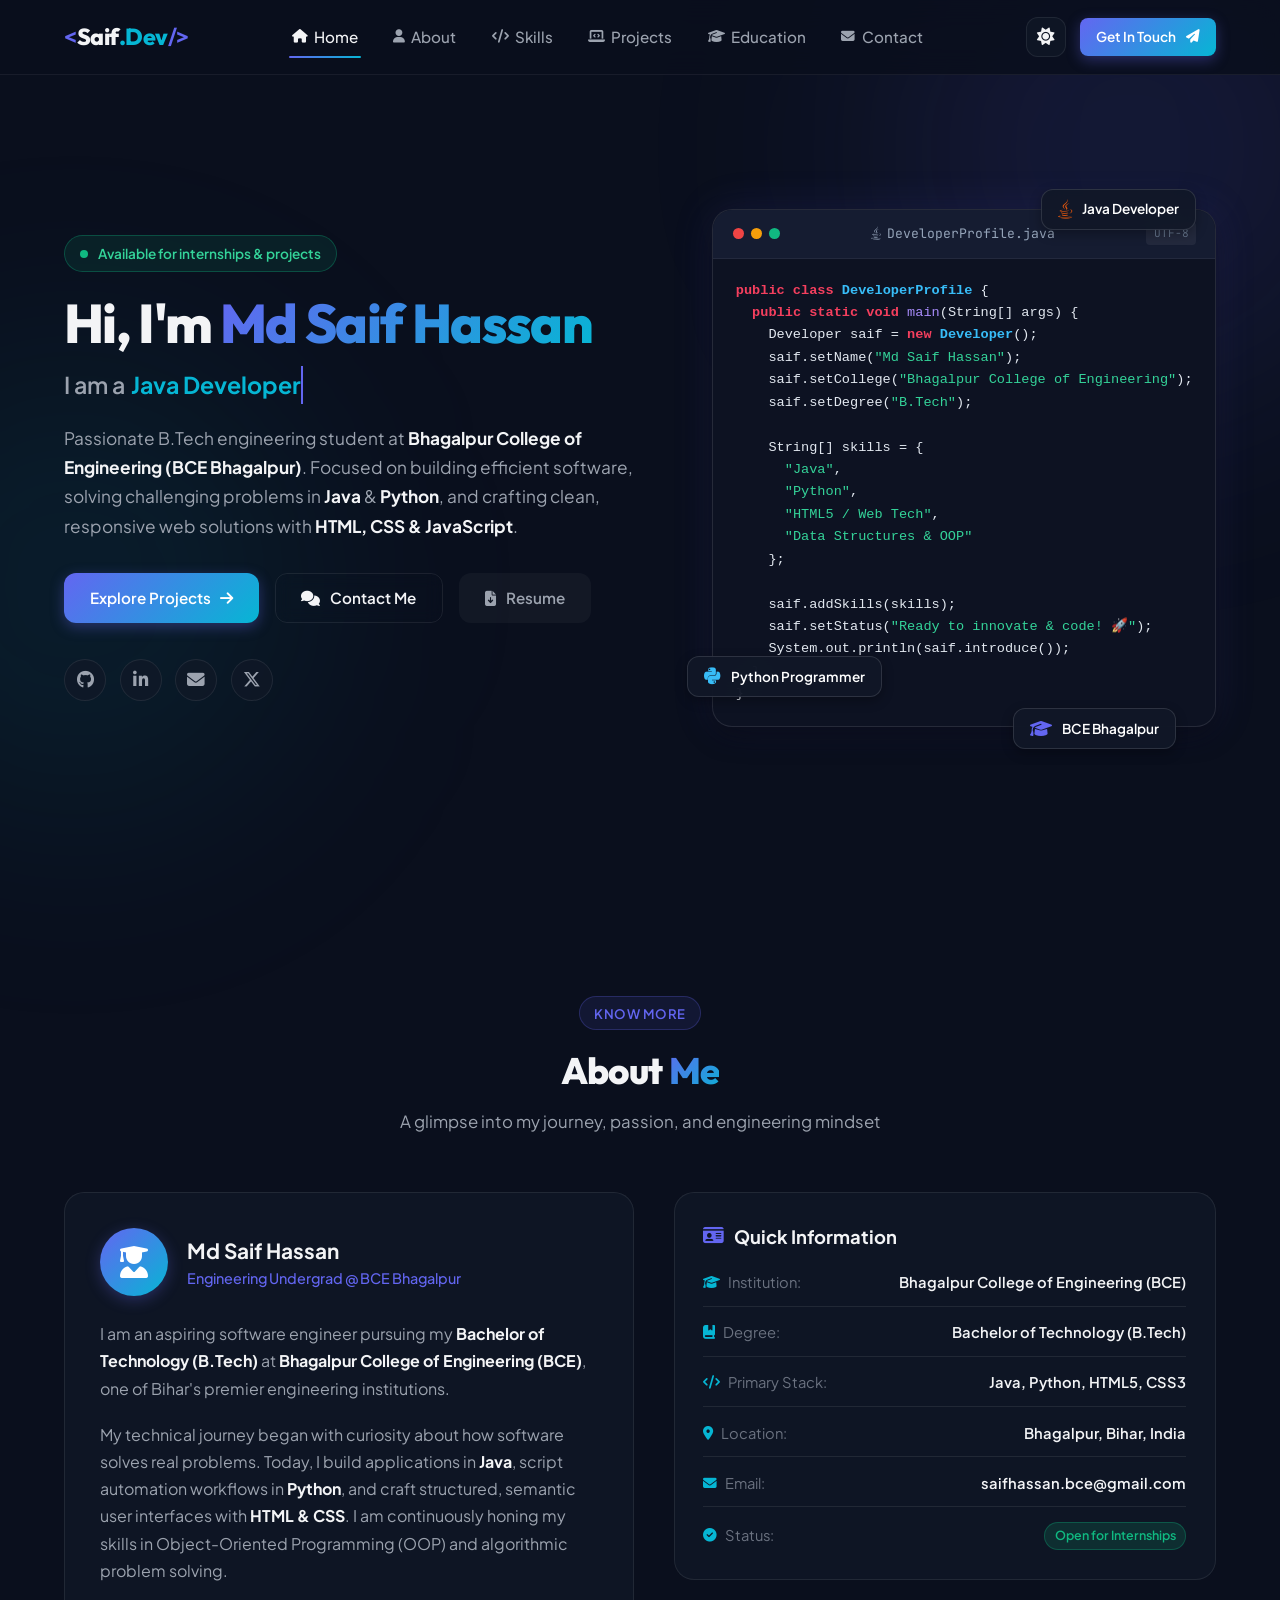
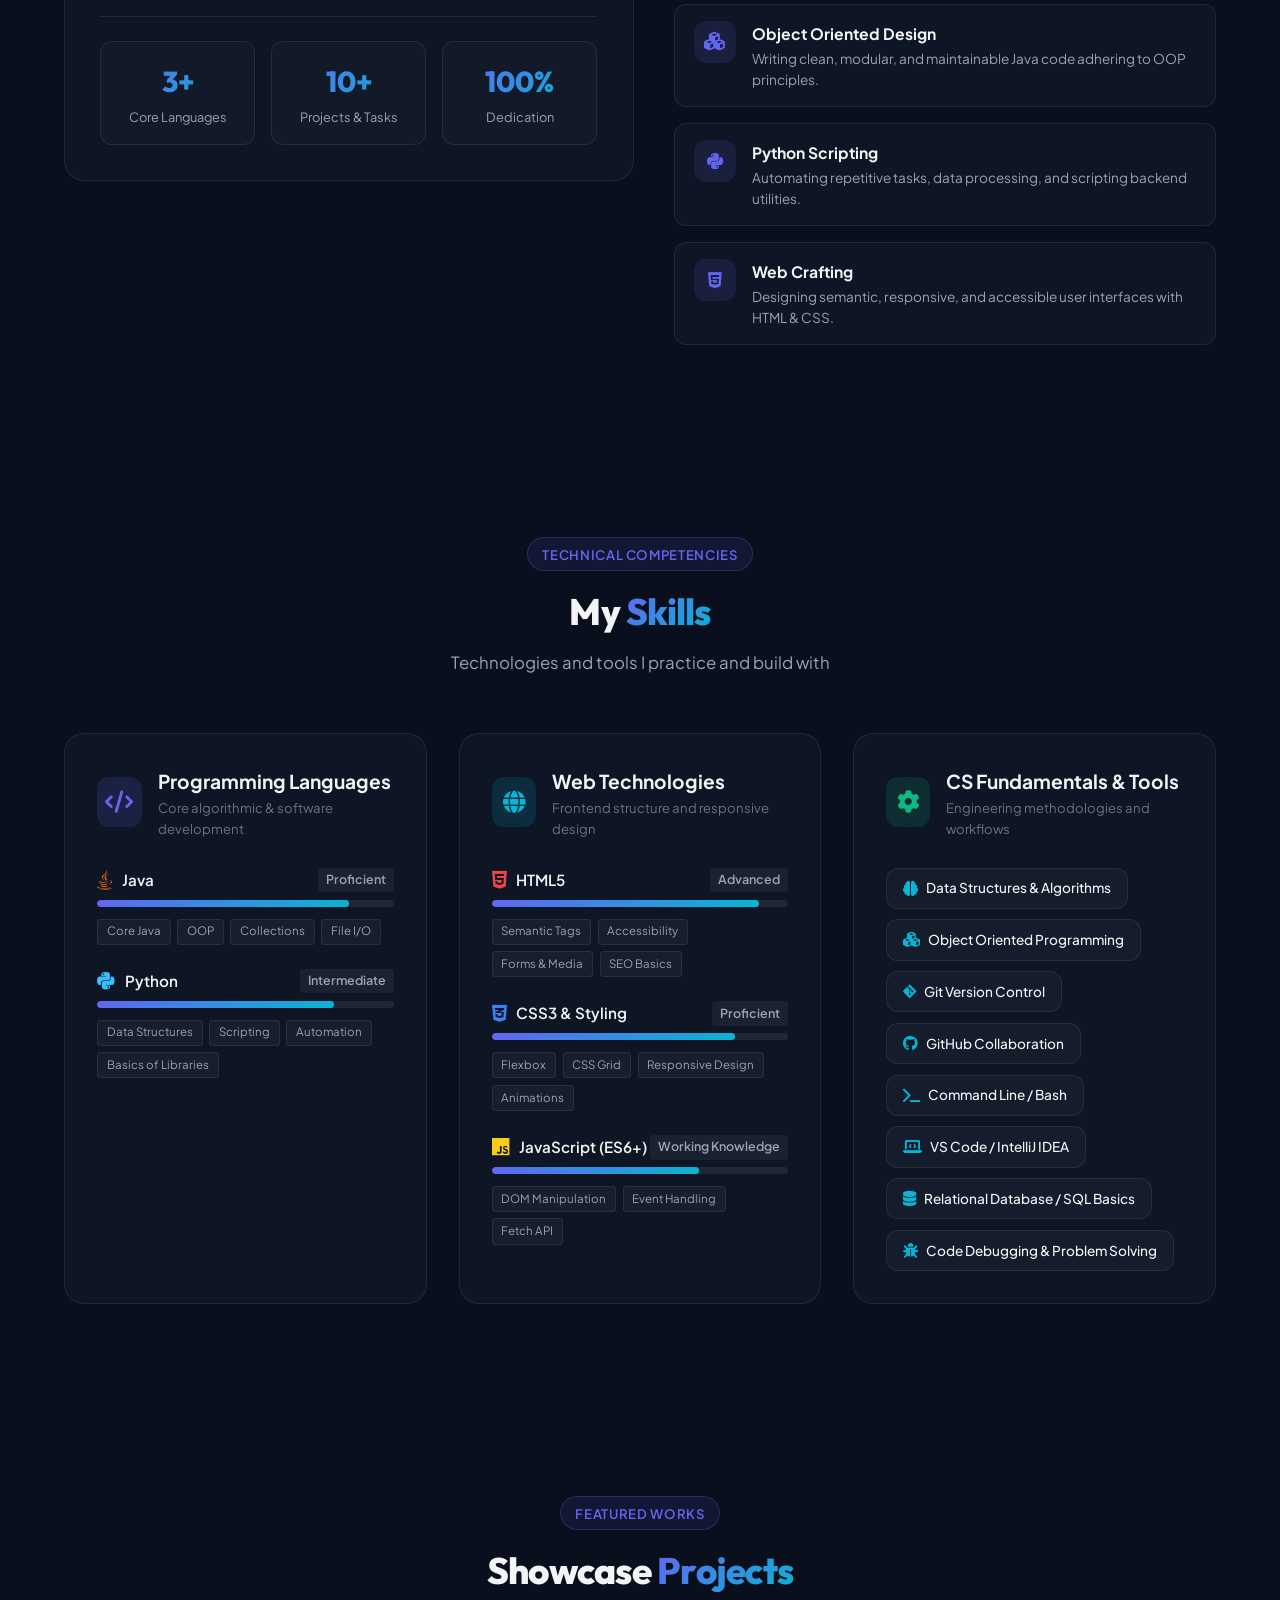
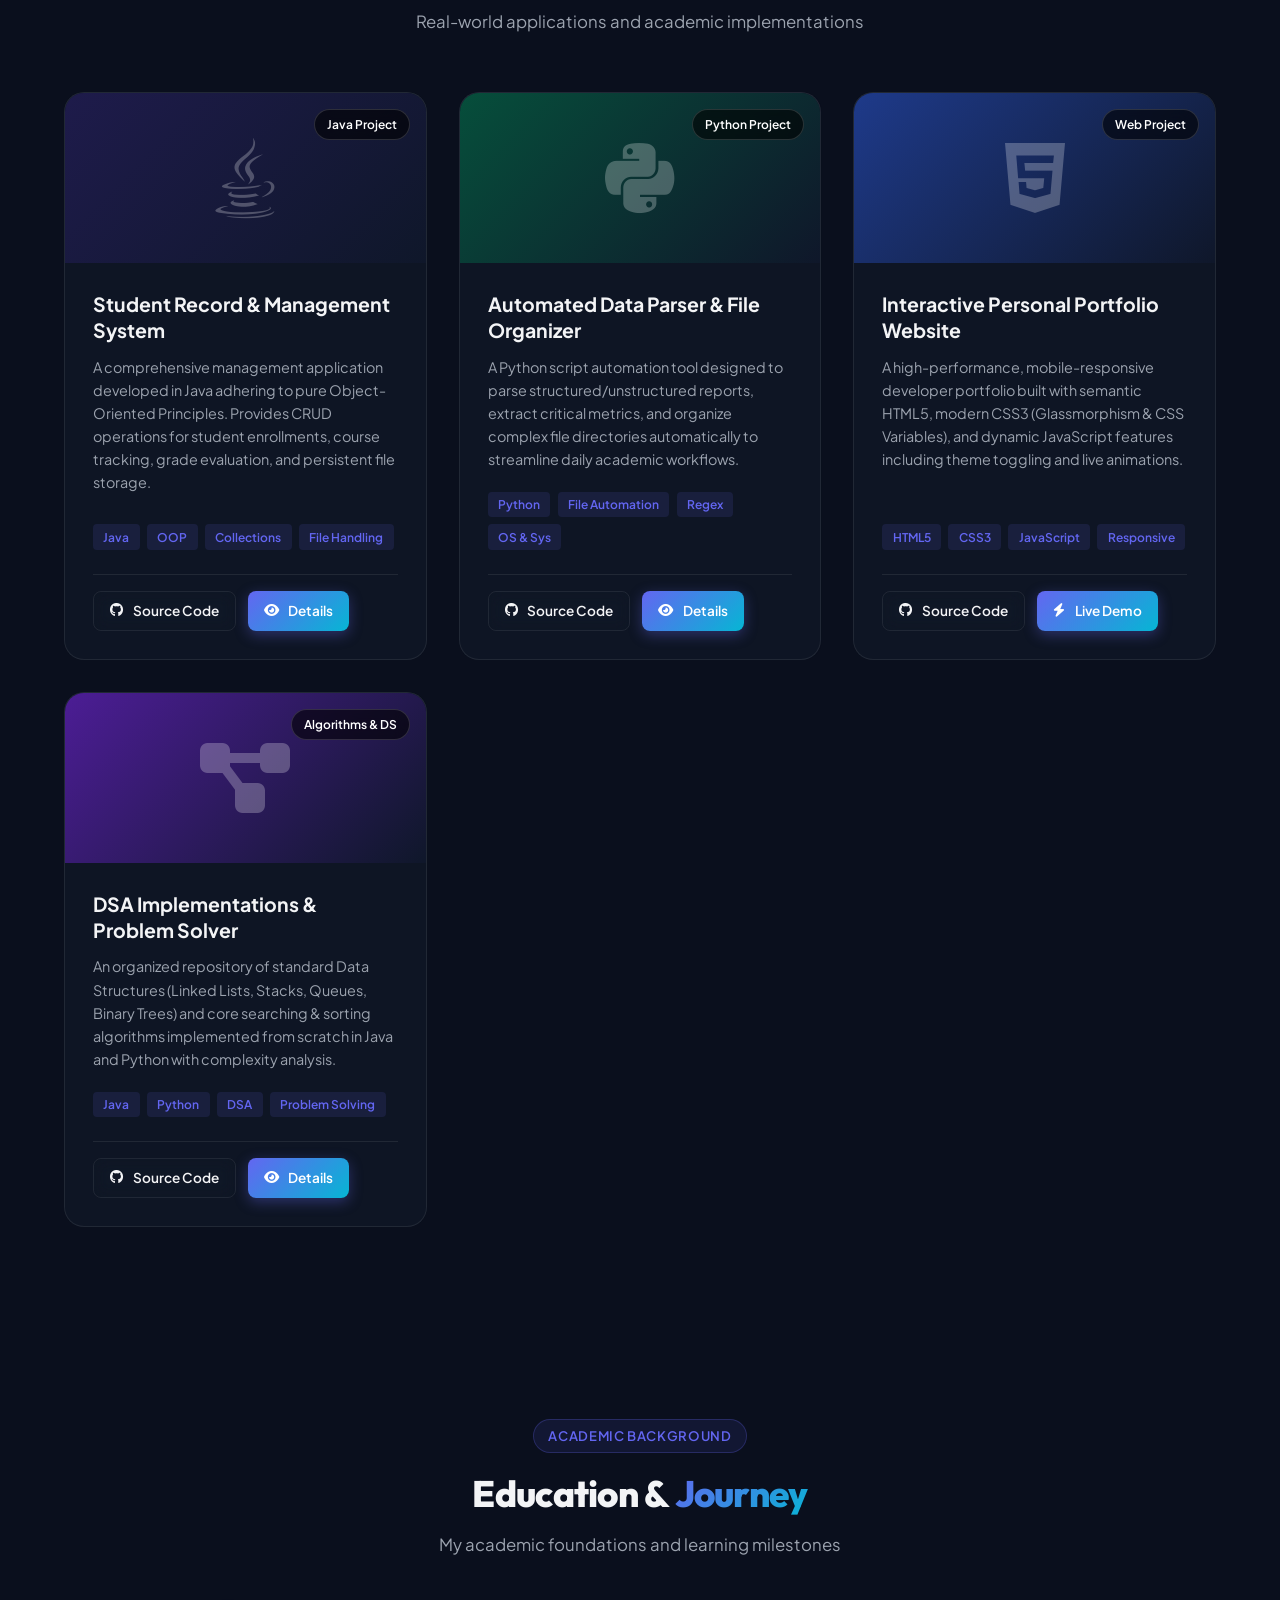
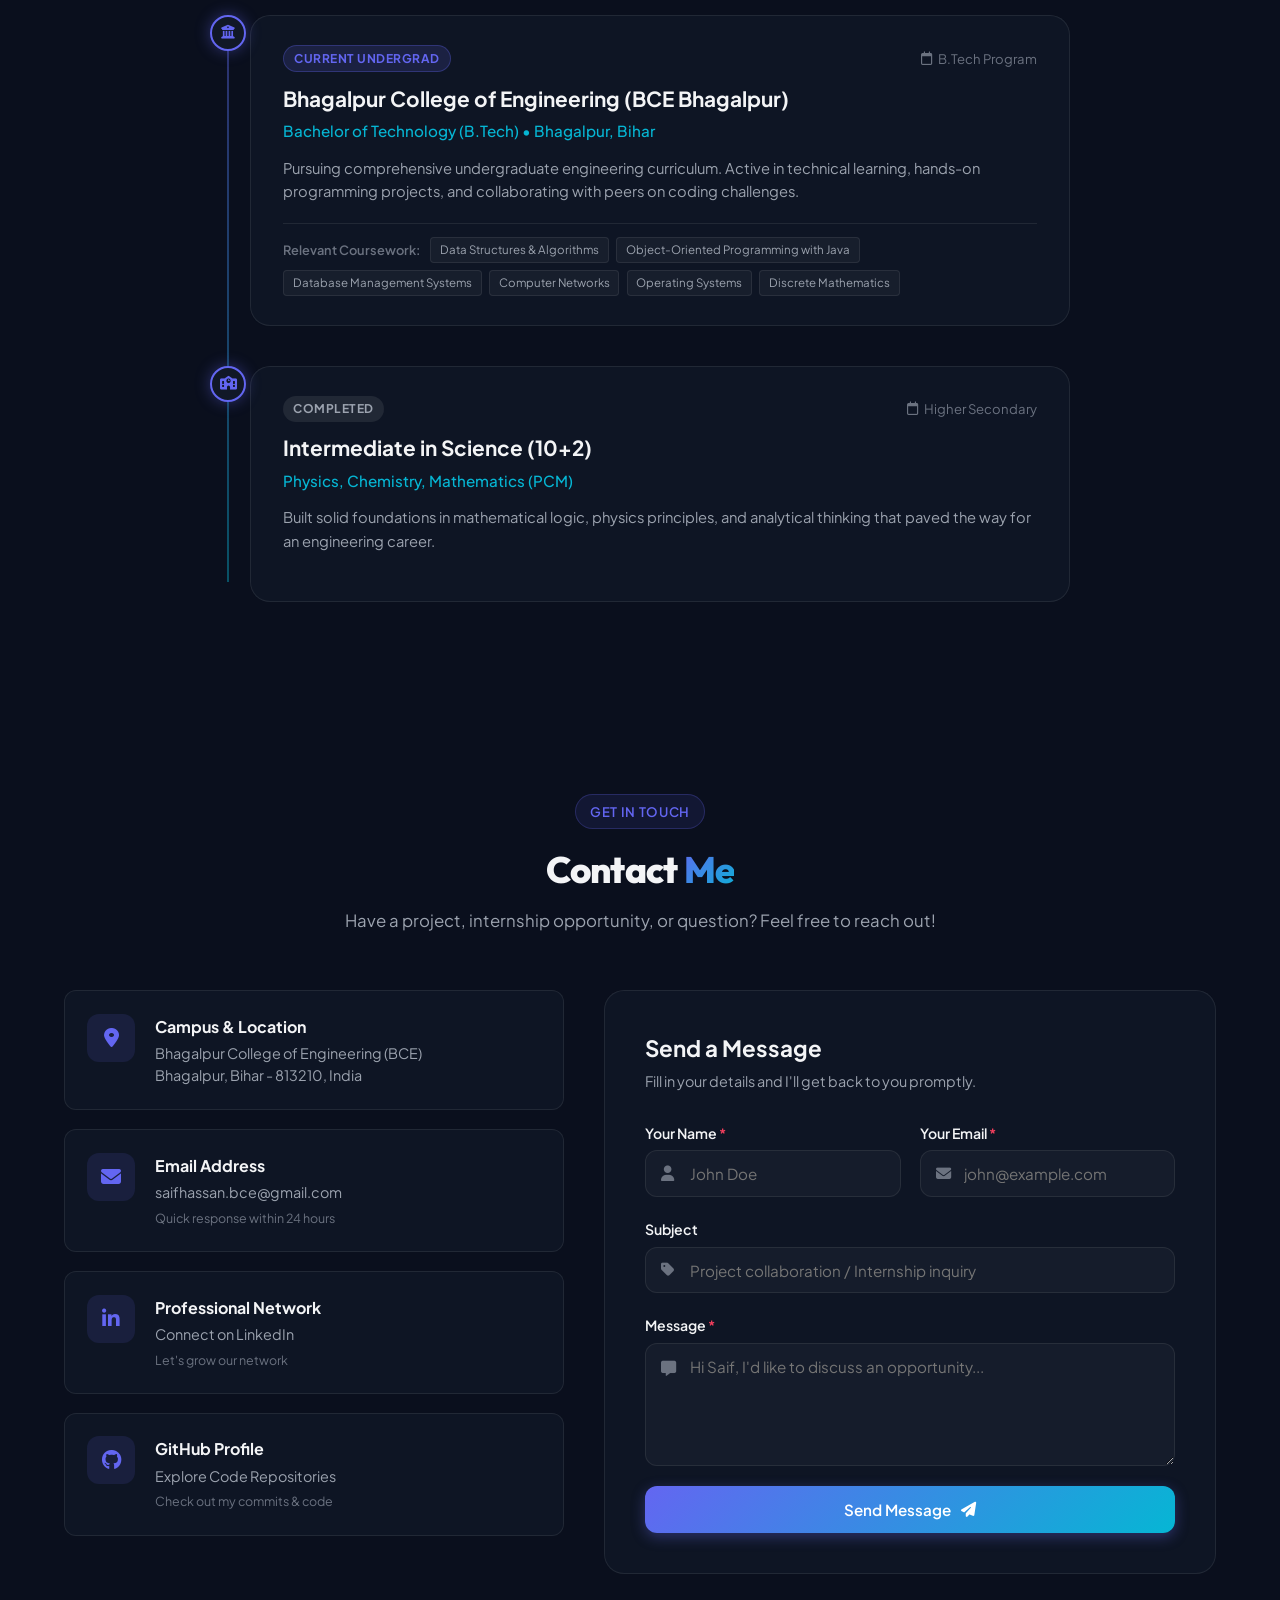
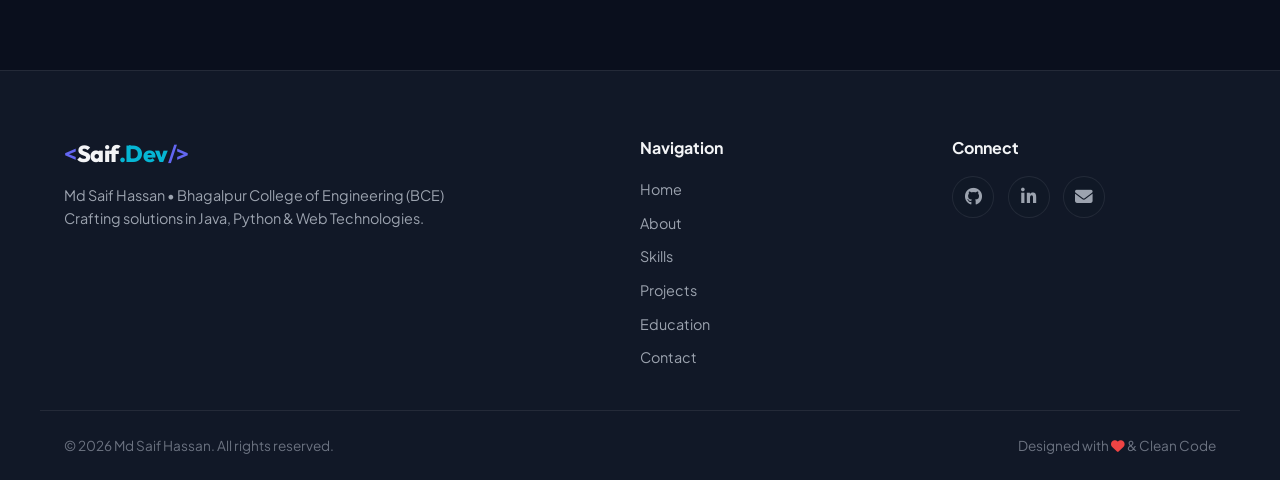
<file: portfolio/index.html>
<!DOCTYPE html>
<html lang="en" data-theme="dark">
<head>
  <meta charset="UTF-8" />
  <meta name="viewport" content="width=device-width, initial-scale=1.0" />
  <meta name="description" content="Portfolio of Md Saif Hassan - Engineering Student at Bhagalpur College of Engineering (BCE Bhagalpur). Skilled in Java, Python, and HTML/Web Development." />
  <meta name="keywords" content="Md Saif Hassan, Bhagalpur College of Engineering, BCE Bhagalpur, Java Developer, Python Developer, Web Developer, Portfolio" />
  <meta name="author" content="Md Saif Hassan" />
  <title>Md Saif Hassan | Developer & Engineering Student (BCE Bhagalpur)</title>

  <!-- Google Fonts -->
  <link rel="preconnect" href="https://fonts.googleapis.com" />
  <link rel="preconnect" href="https://fonts.gstatic.com" crossorigin />
  <link href="https://fonts.googleapis.com/css2?family=Outfit:wght@300;400;500;600;700;800&family=JetBrains+Mono:wght@400;500;600&family=Plus+Jakarta+Sans:wght@400;500;600;700&display=swap" rel="stylesheet" />

  <!-- Font Awesome Icons -->
  <link rel="stylesheet" href="https://cdnjs.cloudflare.com/ajax/libs/font-awesome/6.5.1/css/all.min.css" />

  <!-- Custom CSS -->
  <link rel="stylesheet" href="css/style.css" />
</head>
<body>
  <!-- Background Glow Orbs -->
  <div class="bg-glow glow-1"></div>
  <div class="bg-glow glow-2"></div>

  <!-- Header / Navigation Bar -->
  <header class="header" id="header">
    <div class="container nav-container">
      <a href="#hero" class="logo">
        <span class="logo-bracket">&lt;</span><span class="logo-name">Saif</span><span class="logo-accent">.Dev</span><span class="logo-bracket">/&gt;</span>
      </a>

      <nav class="nav-menu" id="nav-menu">
        <ul class="nav-list">
          <li class="nav-item"><a href="#hero" class="nav-link active"><i class="fa-solid fa-house"></i> Home</a></li>
          <li class="nav-item"><a href="#about" class="nav-link"><i class="fa-solid fa-user"></i> About</a></li>
          <li class="nav-item"><a href="#skills" class="nav-link"><i class="fa-solid fa-code"></i> Skills</a></li>
          <li class="nav-item"><a href="#projects" class="nav-link"><i class="fa-solid fa-laptop-code"></i> Projects</a></li>
          <li class="nav-item"><a href="#education" class="nav-link"><i class="fa-solid fa-graduation-cap"></i> Education</a></li>
          <li class="nav-item"><a href="#contact" class="nav-link"><i class="fa-solid fa-envelope"></i> Contact</a></li>
        </ul>
      </nav>

      <div class="nav-actions">
        <!-- Dark / Light Theme Toggle -->
        <button class="theme-toggle" id="theme-toggle" aria-label="Toggle Theme" title="Toggle dark/light mode">
          <i class="fa-solid fa-moon moon-icon"></i>
          <i class="fa-solid fa-sun sun-icon"></i>
        </button>

        <!-- Resume CTA Button -->
        <a href="#contact" class="btn btn-primary btn-sm nav-cta">
          <span>Get In Touch</span>
          <i class="fa-solid fa-paper-plane"></i>
        </a>

        <!-- Mobile Menu Toggle Button -->
        <button class="mobile-toggle" id="mobile-toggle" aria-label="Toggle Navigation Menu">
          <span class="bar"></span>
          <span class="bar"></span>
          <span class="bar"></span>
        </button>
      </div>
    </div>
  </header>

  <!-- Main Content -->
  <main>
    <!-- HERO SECTION -->
    <section class="hero-section" id="hero">
      <div class="container hero-grid">
        <div class="hero-content">
          <div class="hero-badge">
            <span class="pulse-dot"></span>
            <span>Available for internships & projects</span>
          </div>

          <h1 class="hero-title">
            Hi, I'm <span class="gradient-text">Md Saif Hassan</span>
          </h1>

          <h2 class="hero-subtitle">
            I am a <span class="typewriter" id="typewriter"></span><span class="cursor">&nbsp;</span>
          </h2>

          <p class="hero-description">
            Passionate B.Tech engineering student at <strong>Bhagalpur College of Engineering (BCE Bhagalpur)</strong>. 
            Focused on building efficient software, solving challenging problems in <strong>Java</strong> &amp; <strong>Python</strong>, 
            and crafting clean, responsive web solutions with <strong>HTML, CSS &amp; JavaScript</strong>.
          </p>

          <div class="hero-actions">
            <a href="#projects" class="btn btn-primary">
              <span>Explore Projects</span>
              <i class="fa-solid fa-arrow-right"></i>
            </a>
            <a href="#contact" class="btn btn-outline">
              <i class="fa-solid fa-comments"></i>
              <span>Contact Me</span>
            </a>
            <a href="javascript:void(0)" onclick="alert('Resume download: Please place your resume file as resume.pdf in the project folder')" class="btn btn-ghost" title="Download Resume">
              <i class="fa-solid fa-file-arrow-down"></i>
              <span>Resume</span>
            </a>
          </div>

          <!-- Social Links -->
          <div class="social-links hero-socials">
            <a href="https://github.com" target="_blank" rel="noopener noreferrer" class="social-btn" aria-label="GitHub">
              <i class="fa-brands fa-github"></i>
            </a>
            <a href="https://linkedin.com" target="_blank" rel="noopener noreferrer" class="social-btn" aria-label="LinkedIn">
              <i class="fa-brands fa-linkedin-in"></i>
            </a>
            <a href="mailto:saifhassan.bce@gmail.com" class="social-btn" aria-label="Email">
              <i class="fa-solid fa-envelope"></i>
            </a>
            <a href="https://twitter.com" target="_blank" rel="noopener noreferrer" class="social-btn" aria-label="Twitter">
              <i class="fa-brands fa-x-twitter"></i>
            </a>
          </div>
        </div>

        <!-- Hero Graphic / Interactive Code Showcase -->
        <div class="hero-graphic">
          <div class="code-window">
            <div class="window-header">
              <div class="window-dots">
                <span class="dot red"></span>
                <span class="dot yellow"></span>
                <span class="dot green"></span>
              </div>
              <div class="window-title">
                <i class="fa-brands fa-java"></i> DeveloperProfile.java
              </div>
              <span class="window-badge">UTF-8</span>
            </div>
            <div class="window-body">
              <pre><code><span class="token-keyword">public class</span> <span class="token-class">DeveloperProfile</span> {
  <span class="token-keyword">public static void</span> <span class="token-method">main</span>(String[] args) {
    Developer saif = <span class="token-keyword">new</span> <span class="token-class">Developer</span>();
    saif.setName(<span class="token-string">"Md Saif Hassan"</span>);
    saif.setCollege(<span class="token-string">"Bhagalpur College of Engineering"</span>);
    saif.setDegree(<span class="token-string">"B.Tech"</span>);
    
    String[] skills = {
      <span class="token-string">"Java"</span>, 
      <span class="token-string">"Python"</span>, 
      <span class="token-string">"HTML5 / Web Tech"</span>,
      <span class="token-string">"Data Structures &amp; OOP"</span>
    };
    
    saif.addSkills(skills);
    saif.setStatus(<span class="token-string">"Ready to innovate &amp; code! 🚀"</span>);
    System.out.println(saif.introduce());
  }
}</code></pre>
            </div>
          </div>

          <!-- Floating Skill Badges -->
          <div class="floating-badge badge-java">
            <i class="fa-brands fa-java"></i>
            <span>Java Developer</span>
          </div>
          <div class="floating-badge badge-python">
            <i class="fa-brands fa-python"></i>
            <span>Python Programmer</span>
          </div>
          <div class="floating-badge badge-college">
            <i class="fa-solid fa-graduation-cap"></i>
            <span>BCE Bhagalpur</span>
          </div>
        </div>
      </div>
    </section>

    <!-- ABOUT SECTION -->
    <section class="section about-section" id="about">
      <div class="container">
        <div class="section-header">
          <span class="section-tag">Know More</span>
          <h2 class="section-title">About <span class="gradient-text">Me</span></h2>
          <p class="section-subtitle">A glimpse into my journey, passion, and engineering mindset</p>
        </div>

        <div class="about-grid">
          <div class="about-card about-intro">
            <div class="about-avatar">
              <div class="avatar-ring">
                <i class="fa-solid fa-user-graduate avatar-icon"></i>
              </div>
              <div class="avatar-info">
                <h3>Md Saif Hassan</h3>
                <p>Engineering Undergrad @ BCE Bhagalpur</p>
              </div>
            </div>

            <p class="about-text">
              I am an aspiring software engineer pursuing my <strong>Bachelor of Technology (B.Tech)</strong> at 
              <strong>Bhagalpur College of Engineering (BCE)</strong>, one of Bihar's premier engineering institutions.
            </p>
            <p class="about-text">
              My technical journey began with curiosity about how software solves real problems. Today, I build applications 
              in <strong>Java</strong>, script automation workflows in <strong>Python</strong>, and craft structured, semantic user interfaces with <strong>HTML &amp; CSS</strong>. 
              I am continuously honing my skills in Object-Oriented Programming (OOP) and algorithmic problem solving.
            </p>

            <div class="about-stats-grid">
              <div class="stat-card">
                <div class="stat-number">3+</div>
                <div class="stat-label">Core Languages</div>
              </div>
              <div class="stat-card">
                <div class="stat-number">10+</div>
                <div class="stat-label">Projects &amp; Tasks</div>
              </div>
              <div class="stat-card">
                <div class="stat-number">100%</div>
                <div class="stat-label">Dedication</div>
              </div>
            </div>
          </div>

          <div class="about-details">
            <!-- Quick Facts Card -->
            <div class="info-card">
              <h3 class="card-heading"><i class="fa-solid fa-id-card"></i> Quick Information</h3>
              <ul class="info-list">
                <li>
                  <span class="info-label"><i class="fa-solid fa-graduation-cap"></i> Institution:</span>
                  <span class="info-value">Bhagalpur College of Engineering (BCE)</span>
                </li>
                <li>
                  <span class="info-label"><i class="fa-solid fa-book-bookmark"></i> Degree:</span>
                  <span class="info-value">Bachelor of Technology (B.Tech)</span>
                </li>
                <li>
                  <span class="info-label"><i class="fa-solid fa-code"></i> Primary Stack:</span>
                  <span class="info-value">Java, Python, HTML5, CSS3</span>
                </li>
                <li>
                  <span class="info-label"><i class="fa-solid fa-location-dot"></i> Location:</span>
                  <span class="info-value">Bhagalpur, Bihar, India</span>
                </li>
                <li>
                  <span class="info-label"><i class="fa-solid fa-envelope"></i> Email:</span>
                  <span class="info-value">saifhassan.bce@gmail.com</span>
                </li>
                <li>
                  <span class="info-label"><i class="fa-solid fa-circle-check"></i> Status:</span>
                  <span class="info-value status-badge">Open for Internships</span>
                </li>
              </ul>
            </div>

            <!-- Pillars / What I do -->
            <div class="pillars-grid">
              <div class="pillar-item">
                <div class="pillar-icon"><i class="fa-solid fa-cubes"></i></div>
                <div>
                  <h4>Object Oriented Design</h4>
                  <p>Writing clean, modular, and maintainable Java code adhering to OOP principles.</p>
                </div>
              </div>
              <div class="pillar-item">
                <div class="pillar-icon"><i class="fa-brands fa-python"></i></div>
                <div>
                  <h4>Python Scripting</h4>
                  <p>Automating repetitive tasks, data processing, and scripting backend utilities.</p>
                </div>
              </div>
              <div class="pillar-item">
                <div class="pillar-icon"><i class="fa-brands fa-html5"></i></div>
                <div>
                  <h4>Web Crafting</h4>
                  <p>Designing semantic, responsive, and accessible user interfaces with HTML &amp; CSS.</p>
                </div>
              </div>
            </div>
          </div>
        </div>
      </div>
    </section>

    <!-- SKILLS SECTION -->
    <section class="section skills-section" id="skills">
      <div class="container">
        <div class="section-header">
          <span class="section-tag">Technical Competencies</span>
          <h2 class="section-title">My <span class="gradient-text">Skills</span></h2>
          <p class="section-subtitle">Technologies and tools I practice and build with</p>
        </div>

        <div class="skills-grid">
          <!-- Programming Languages Card -->
          <div class="skill-category-card">
            <div class="category-header">
              <div class="category-icon language-icon">
                <i class="fa-solid fa-code"></i>
              </div>
              <div>
                <h3>Programming Languages</h3>
                <p>Core algorithmic &amp; software development</p>
              </div>
            </div>

            <div class="skill-items">
              <!-- Java -->
              <div class="skill-item">
                <div class="skill-info">
                  <div class="skill-name">
                    <i class="fa-brands fa-java skill-brand-icon java-color"></i>
                    <span>Java</span>
                  </div>
                  <span class="skill-percentage">Proficient</span>
                </div>
                <div class="skill-bar">
                  <div class="skill-fill" style="width: 85%;"></div>
                </div>
                <div class="skill-tags">
                  <span class="tag">Core Java</span>
                  <span class="tag">OOP</span>
                  <span class="tag">Collections</span>
                  <span class="tag">File I/O</span>
                </div>
              </div>

              <!-- Python -->
              <div class="skill-item">
                <div class="skill-info">
                  <div class="skill-name">
                    <i class="fa-brands fa-python skill-brand-icon python-color"></i>
                    <span>Python</span>
                  </div>
                  <span class="skill-percentage">Intermediate</span>
                </div>
                <div class="skill-bar">
                  <div class="skill-fill" style="width: 80%;"></div>
                </div>
                <div class="skill-tags">
                  <span class="tag">Data Structures</span>
                  <span class="tag">Scripting</span>
                  <span class="tag">Automation</span>
                  <span class="tag">Basics of Libraries</span>
                </div>
              </div>
            </div>
          </div>

          <!-- Web Development Card -->
          <div class="skill-category-card">
            <div class="category-header">
              <div class="category-icon web-icon">
                <i class="fa-solid fa-globe"></i>
              </div>
              <div>
                <h3>Web Technologies</h3>
                <p>Frontend structure and responsive design</p>
              </div>
            </div>

            <div class="skill-items">
              <!-- HTML5 -->
              <div class="skill-item">
                <div class="skill-info">
                  <div class="skill-name">
                    <i class="fa-brands fa-html5 skill-brand-icon html-color"></i>
                    <span>HTML5</span>
                  </div>
                  <span class="skill-percentage">Advanced</span>
                </div>
                <div class="skill-bar">
                  <div class="skill-fill" style="width: 90%;"></div>
                </div>
                <div class="skill-tags">
                  <span class="tag">Semantic Tags</span>
                  <span class="tag">Accessibility</span>
                  <span class="tag">Forms &amp; Media</span>
                  <span class="tag">SEO Basics</span>
                </div>
              </div>

              <!-- CSS3 & Styling -->
              <div class="skill-item">
                <div class="skill-info">
                  <div class="skill-name">
                    <i class="fa-brands fa-css3-alt skill-brand-icon css-color"></i>
                    <span>CSS3 &amp; Styling</span>
                  </div>
                  <span class="skill-percentage">Proficient</span>
                </div>
                <div class="skill-bar">
                  <div class="skill-fill" style="width: 82%;"></div>
                </div>
                <div class="skill-tags">
                  <span class="tag">Flexbox</span>
                  <span class="tag">CSS Grid</span>
                  <span class="tag">Responsive Design</span>
                  <span class="tag">Animations</span>
                </div>
              </div>

              <!-- JavaScript Basics -->
              <div class="skill-item">
                <div class="skill-info">
                  <div class="skill-name">
                    <i class="fa-brands fa-js skill-brand-icon js-color"></i>
                    <span>JavaScript (ES6+)</span>
                  </div>
                  <span class="skill-percentage">Working Knowledge</span>
                </div>
                <div class="skill-bar">
                  <div class="skill-fill" style="width: 70%;"></div>
                </div>
                <div class="skill-tags">
                  <span class="tag">DOM Manipulation</span>
                  <span class="tag">Event Handling</span>
                  <span class="tag">Fetch API</span>
                </div>
              </div>
            </div>
          </div>

          <!-- CS Fundamentals & Tools Card -->
          <div class="skill-category-card">
            <div class="category-header">
              <div class="category-icon tools-icon">
                <i class="fa-solid fa-gear"></i>
              </div>
              <div>
                <h3>CS Fundamentals &amp; Tools</h3>
                <p>Engineering methodologies and workflows</p>
              </div>
            </div>

            <div class="skill-items">
              <div class="tools-pills-container">
                <div class="tool-pill">
                  <i class="fa-solid fa-brain"></i>
                  <span>Data Structures &amp; Algorithms</span>
                </div>
                <div class="tool-pill">
                  <i class="fa-solid fa-cubes"></i>
                  <span>Object Oriented Programming</span>
                </div>
                <div class="tool-pill">
                  <i class="fa-brands fa-git-alt"></i>
                  <span>Git Version Control</span>
                </div>
                <div class="tool-pill">
                  <i class="fa-brands fa-github"></i>
                  <span>GitHub Collaboration</span>
                </div>
                <div class="tool-pill">
                  <i class="fa-solid fa-terminal"></i>
                  <span>Command Line / Bash</span>
                </div>
                <div class="tool-pill">
                  <i class="fa-solid fa-laptop-code"></i>
                  <span>VS Code / IntelliJ IDEA</span>
                </div>
                <div class="tool-pill">
                  <i class="fa-solid fa-database"></i>
                  <span>Relational Database / SQL Basics</span>
                </div>
                <div class="tool-pill">
                  <i class="fa-solid fa-bug"></i>
                  <span>Code Debugging &amp; Problem Solving</span>
                </div>
              </div>
            </div>
          </div>
        </div>
      </div>
    </section>

    <!-- PROJECTS SECTION -->
    <section class="section projects-section" id="projects">
      <div class="container">
        <div class="section-header">
          <span class="section-tag">Featured Works</span>
          <h2 class="section-title">Showcase <span class="gradient-text">Projects</span></h2>
          <p class="section-subtitle">Real-world applications and academic implementations</p>
        </div>

        <div class="projects-grid">
          <!-- Project 1: Student Management System in Java -->
          <div class="project-card">
            <div class="project-preview">
              <div class="preview-overlay">
                <i class="fa-brands fa-java project-big-icon"></i>
              </div>
              <div class="project-type-badge">Java Project</div>
            </div>
            <div class="project-body">
              <h3 class="project-title">Student Record &amp; Management System</h3>
              <p class="project-desc">
                A comprehensive management application developed in Java adhering to pure Object-Oriented Principles. 
                Provides CRUD operations for student enrollments, course tracking, grade evaluation, and persistent file storage.
              </p>
              <div class="project-tags">
                <span>Java</span>
                <span>OOP</span>
                <span>Collections</span>
                <span>File Handling</span>
              </div>
              <div class="project-actions">
                <a href="https://github.com" target="_blank" rel="noopener noreferrer" class="btn btn-outline btn-sm">
                  <i class="fa-brands fa-github"></i> Source Code
                </a>
                <a href="#contact" class="btn btn-primary btn-sm">
                  <i class="fa-solid fa-eye"></i> Details
                </a>
              </div>
            </div>
          </div>

          <!-- Project 2: Python Data & File Automation Tool -->
          <div class="project-card">
            <div class="project-preview preview-python">
              <div class="preview-overlay">
                <i class="fa-brands fa-python project-big-icon"></i>
              </div>
              <div class="project-type-badge">Python Project</div>
            </div>
            <div class="project-body">
              <h3 class="project-title">Automated Data Parser &amp; File Organizer</h3>
              <p class="project-desc">
                A Python script automation tool designed to parse structured/unstructured reports, extract critical metrics, 
                and organize complex file directories automatically to streamline daily academic workflows.
              </p>
              <div class="project-tags">
                <span>Python</span>
                <span>File Automation</span>
                <span>Regex</span>
                <span>OS &amp; Sys</span>
              </div>
              <div class="project-actions">
                <a href="https://github.com" target="_blank" rel="noopener noreferrer" class="btn btn-outline btn-sm">
                  <i class="fa-brands fa-github"></i> Source Code
                </a>
                <a href="#contact" class="btn btn-primary btn-sm">
                  <i class="fa-solid fa-eye"></i> Details
                </a>
              </div>
            </div>
          </div>

          <!-- Project 3: Responsive Personal Portfolio -->
          <div class="project-card">
            <div class="project-preview preview-web">
              <div class="preview-overlay">
                <i class="fa-brands fa-html5 project-big-icon"></i>
              </div>
              <div class="project-type-badge">Web Project</div>
            </div>
            <div class="project-body">
              <h3 class="project-title">Interactive Personal Portfolio Website</h3>
              <p class="project-desc">
                A high-performance, mobile-responsive developer portfolio built with semantic HTML5, modern CSS3 (Glassmorphism &amp; CSS Variables), 
                and dynamic JavaScript features including theme toggling and live animations.
              </p>
              <div class="project-tags">
                <span>HTML5</span>
                <span>CSS3</span>
                <span>JavaScript</span>
                <span>Responsive</span>
              </div>
              <div class="project-actions">
                <a href="https://github.com" target="_blank" rel="noopener noreferrer" class="btn btn-outline btn-sm">
                  <i class="fa-brands fa-github"></i> Source Code
                </a>
                <a href="#hero" class="btn btn-primary btn-sm">
                  <i class="fa-solid fa-bolt"></i> Live Demo
                </a>
              </div>
            </div>
          </div>

          <!-- Project 4: Java Algorithm & Data Structure Playground -->
          <div class="project-card">
            <div class="project-preview preview-algo">
              <div class="preview-overlay">
                <i class="fa-solid fa-diagram-project project-big-icon"></i>
              </div>
              <div class="project-type-badge">Algorithms &amp; DS</div>
            </div>
            <div class="project-body">
              <h3 class="project-title">DSA Implementations &amp; Problem Solver</h3>
              <p class="project-desc">
                An organized repository of standard Data Structures (Linked Lists, Stacks, Queues, Binary Trees) 
                and core searching &amp; sorting algorithms implemented from scratch in Java and Python with complexity analysis.
              </p>
              <div class="project-tags">
                <span>Java</span>
                <span>Python</span>
                <span>DSA</span>
                <span>Problem Solving</span>
              </div>
              <div class="project-actions">
                <a href="https://github.com" target="_blank" rel="noopener noreferrer" class="btn btn-outline btn-sm">
                  <i class="fa-brands fa-github"></i> Source Code
                </a>
                <a href="#contact" class="btn btn-primary btn-sm">
                  <i class="fa-solid fa-eye"></i> Details
                </a>
              </div>
            </div>
          </div>
        </div>
      </div>
    </section>

    <!-- EDUCATION & TIMELINE SECTION -->
    <section class="section education-section" id="education">
      <div class="container">
        <div class="section-header">
          <span class="section-tag">Academic Background</span>
          <h2 class="section-title">Education &amp; <span class="gradient-text">Journey</span></h2>
          <p class="section-subtitle">My academic foundations and learning milestones</p>
        </div>

        <div class="timeline">
          <!-- Timeline Item 1: BCE Bhagalpur -->
          <div class="timeline-item">
            <div class="timeline-dot">
              <i class="fa-solid fa-building-columns"></i>
            </div>
            <div class="timeline-content">
              <div class="timeline-meta">
                <span class="timeline-badge current">Current Undergrad</span>
                <span class="timeline-date"><i class="fa-regular fa-calendar"></i> B.Tech Program</span>
              </div>
              <h3 class="timeline-title">Bhagalpur College of Engineering (BCE Bhagalpur)</h3>
              <h4 class="timeline-subtitle">Bachelor of Technology (B.Tech) • Bhagalpur, Bihar</h4>
              <p class="timeline-desc">
                Pursuing comprehensive undergraduate engineering curriculum. 
                Active in technical learning, hands-on programming projects, and collaborating with peers on coding challenges.
              </p>
              <div class="coursework-tags">
                <span class="course-label">Relevant Coursework:</span>
                <span class="tag">Data Structures &amp; Algorithms</span>
                <span class="tag">Object-Oriented Programming with Java</span>
                <span class="tag">Database Management Systems</span>
                <span class="tag">Computer Networks</span>
                <span class="tag">Operating Systems</span>
                <span class="tag">Discrete Mathematics</span>
              </div>
            </div>
          </div>

          <!-- Timeline Item 2: Senior Secondary -->
          <div class="timeline-item">
            <div class="timeline-dot">
              <i class="fa-solid fa-school"></i>
            </div>
            <div class="timeline-content">
              <div class="timeline-meta">
                <span class="timeline-badge">Completed</span>
                <span class="timeline-date"><i class="fa-regular fa-calendar"></i> Higher Secondary</span>
              </div>
              <h3 class="timeline-title">Intermediate in Science (10+2)</h3>
              <h4 class="timeline-subtitle">Physics, Chemistry, Mathematics (PCM)</h4>
              <p class="timeline-desc">
                Built solid foundations in mathematical logic, physics principles, and analytical thinking that paved the way for an engineering career.
              </p>
            </div>
          </div>
        </div>
      </div>
    </section>

    <!-- CONTACT SECTION -->
    <section class="section contact-section" id="contact">
      <div class="container">
        <div class="section-header">
          <span class="section-tag">Get in Touch</span>
          <h2 class="section-title">Contact <span class="gradient-text">Me</span></h2>
          <p class="section-subtitle">Have a project, internship opportunity, or question? Feel free to reach out!</p>
        </div>

        <div class="contact-grid">
          <!-- Contact Information Side -->
          <div class="contact-info">
            <div class="contact-card">
              <div class="contact-card-icon">
                <i class="fa-solid fa-location-dot"></i>
              </div>
              <div class="contact-card-content">
                <h4>Campus &amp; Location</h4>
                <p>Bhagalpur College of Engineering (BCE)<br />Bhagalpur, Bihar - 813210, India</p>
              </div>
            </div>

            <div class="contact-card">
              <div class="contact-card-icon">
                <i class="fa-solid fa-envelope"></i>
              </div>
              <div class="contact-card-content">
                <h4>Email Address</h4>
                <a href="mailto:saifhassan.bce@gmail.com">saifhassan.bce@gmail.com</a>
                <span class="contact-hint">Quick response within 24 hours</span>
              </div>
            </div>

            <div class="contact-card">
              <div class="contact-card-icon">
                <i class="fa-brands fa-linkedin-in"></i>
              </div>
              <div class="contact-card-content">
                <h4>Professional Network</h4>
                <a href="https://linkedin.com" target="_blank" rel="noopener noreferrer">Connect on LinkedIn</a>
                <span class="contact-hint">Let's grow our network</span>
              </div>
            </div>

            <div class="contact-card">
              <div class="contact-card-icon">
                <i class="fa-brands fa-github"></i>
              </div>
              <div class="contact-card-content">
                <h4>GitHub Profile</h4>
                <a href="https://github.com" target="_blank" rel="noopener noreferrer">Explore Code Repositories</a>
                <span class="contact-hint">Check out my commits &amp; code</span>
              </div>
            </div>
          </div>

          <!-- Interactive Contact Form -->
          <div class="contact-form-container">
            <form class="contact-form" id="contact-form">
              <h3 class="form-title">Send a Message</h3>
              <p class="form-subtitle">Fill in your details and I'll get back to you promptly.</p>

              <div class="form-row">
                <div class="form-group">
                  <label for="name">Your Name <span class="required">*</span></label>
                  <div class="input-with-icon">
                    <i class="fa-solid fa-user input-icon"></i>
                    <input type="text" id="name" name="name" placeholder="John Doe" required />
                  </div>
                </div>
                <div class="form-group">
                  <label for="email">Your Email <span class="required">*</span></label>
                  <div class="input-with-icon">
                    <i class="fa-solid fa-envelope input-icon"></i>
                    <input type="email" id="email" name="email" placeholder="john@example.com" required />
                  </div>
                </div>
              </div>

              <div class="form-group">
                <label for="subject">Subject</label>
                <div class="input-with-icon">
                  <i class="fa-solid fa-tag input-icon"></i>
                  <input type="text" id="subject" name="subject" placeholder="Project collaboration / Internship inquiry" />
                </div>
              </div>

              <div class="form-group">
                <label for="message">Message <span class="required">*</span></label>
                <div class="input-with-icon textarea-icon">
                  <i class="fa-solid fa-message input-icon"></i>
                  <textarea id="message" name="message" rows="5" placeholder="Hi Saif, I'd like to discuss an opportunity..." required></textarea>
                </div>
              </div>

              <button type="submit" class="btn btn-primary btn-submit" id="submit-btn">
                <span>Send Message</span>
                <i class="fa-solid fa-paper-plane"></i>
              </button>

              <!-- Feedback Toast/Message -->
              <div class="form-message" id="form-message"></div>
            </form>
          </div>
        </div>
      </div>
    </section>
  </main>

  <!-- FOOTER -->
  <footer class="footer">
    <div class="container footer-container">
      <div class="footer-branding">
        <a href="#hero" class="logo">
          <span class="logo-bracket">&lt;</span><span class="logo-name">Saif</span><span class="logo-accent">.Dev</span><span class="logo-bracket">/&gt;</span>
        </a>
        <p class="footer-tagline">
          Md Saif Hassan • Bhagalpur College of Engineering (BCE)<br />
          Crafting solutions in Java, Python &amp; Web Technologies.
        </p>
      </div>

      <div class="footer-nav">
        <h4>Navigation</h4>
        <ul>
          <li><a href="#hero">Home</a></li>
          <li><a href="#about">About</a></li>
          <li><a href="#skills">Skills</a></li>
          <li><a href="#projects">Projects</a></li>
          <li><a href="#education">Education</a></li>
          <li><a href="#contact">Contact</a></li>
        </ul>
      </div>

      <div class="footer-connect">
        <h4>Connect</h4>
        <div class="social-links footer-socials">
          <a href="https://github.com" target="_blank" rel="noopener noreferrer" class="social-btn" aria-label="GitHub"><i class="fa-brands fa-github"></i></a>
          <a href="https://linkedin.com" target="_blank" rel="noopener noreferrer" class="social-btn" aria-label="LinkedIn"><i class="fa-brands fa-linkedin-in"></i></a>
          <a href="mailto:saifhassan.bce@gmail.com" class="social-btn" aria-label="Email"><i class="fa-solid fa-envelope"></i></a>
        </div>
      </div>
    </div>

    <div class="footer-bottom">
      <div class="container footer-bottom-container">
        <p>&copy; <span id="current-year"></span> Md Saif Hassan. All rights reserved.</p>
        <p class="built-with">
          Designed with <i class="fa-solid fa-heart heart-icon"></i> &amp; Clean Code
        </p>
      </div>
    </div>
  </footer>

  <!-- Floating Back to Top Button -->
  <button class="back-to-top" id="back-to-top" aria-label="Back to top">
    <i class="fa-solid fa-arrow-up"></i>
  </button>

  <!-- Custom JavaScript -->
  <script src="js/main.js"></script>
</body>
</html>
</file>
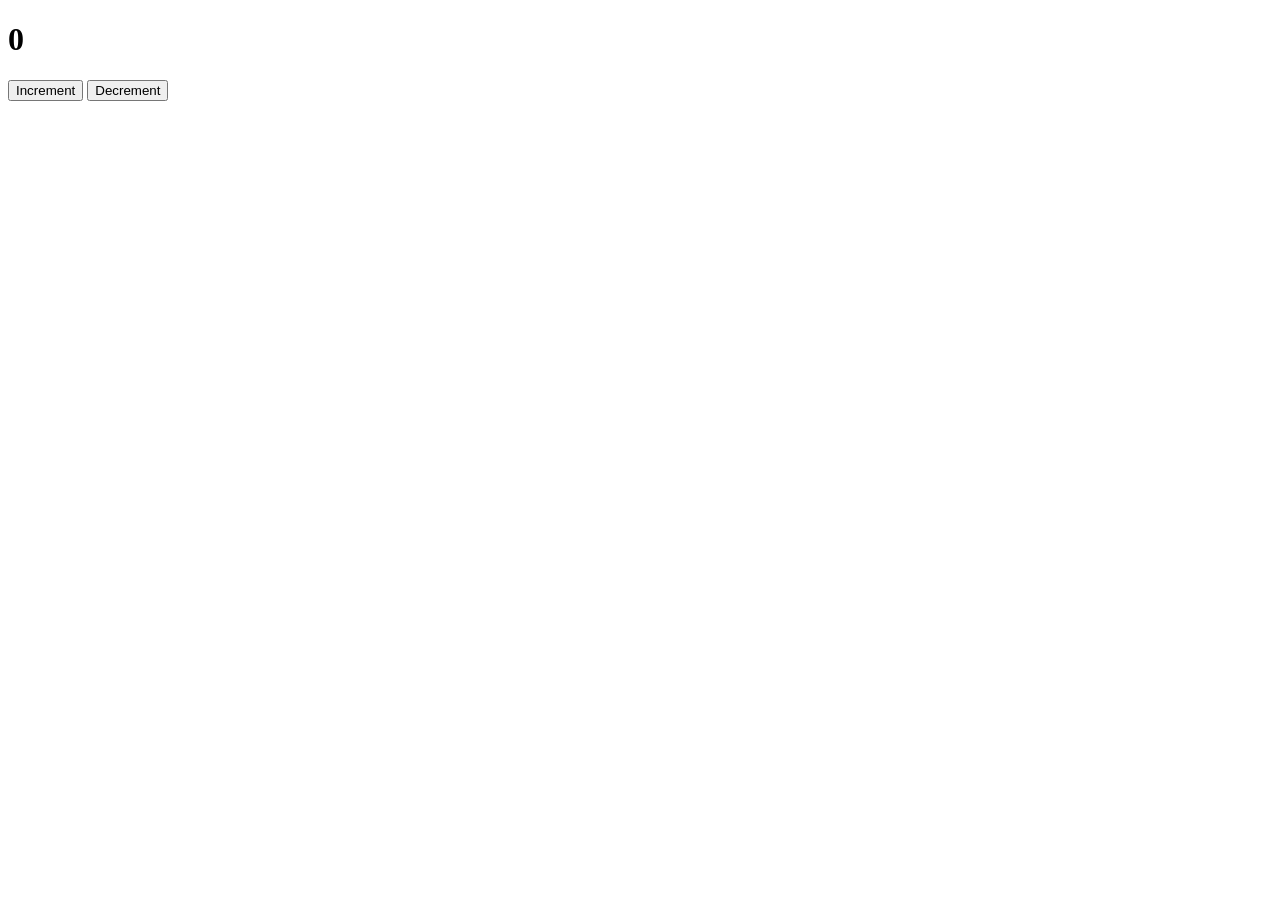
<file: portfolio/js/icrement.html>
<!DOCTYPE html>
<html lang="en">
<head>
    <meta charset="UTF-8">
    <meta name="viewport" content="width=device-width, initial-scale=1.0">
    <title>Counter</title>
</head>
<body>

    <h1 id="counter">0</h1>

    <button onclick="increment()">Increment</button>
    <button onclick="decrement()">Decrement</button>

    <script>
        let count = 0;

        function increment() {
            count++;
            document.getElementById("counter").textContent = count;
        }

        function decrement() {
            count--;
            document.getElementById("counter").textContent = count;
        }
    </script>

</body>
</html>
</file>
<file: portfolio/css/style.css>
/* ==========================================================================
   PORTFOLIO STYLESHEET - MD SAIF HASSAN
   Bhagalpur College of Engineering (BCE Bhagalpur)
   ========================================================================== */

/* --- CSS Variables & Design System --- */
:root {
  /* Color Palette - Dark Mode (Default) */
  --bg-primary: #0a0f1d;
  --bg-secondary: #111827;
  --bg-card: rgba(17, 24, 39, 0.75);
  --bg-card-hover: rgba(31, 41, 55, 0.85);
  --bg-card-border: rgba(255, 255, 255, 0.08);
  --bg-card-border-hover: rgba(99, 102, 241, 0.4);
  
  --text-primary: #f3f4f6;
  --text-secondary: #9ca3af;
  --text-muted: #6b7280;

  --accent-primary: #6366f1;       /* Indigo */
  --accent-primary-hover: #4f46e5;
  --accent-secondary: #06b6d4;     /* Cyan */
  --accent-emerald: #10b981;       /* Emerald */
  --accent-amber: #f59e0b;         /* Amber */
  --accent-rose: #f43f5e;          /* Rose */

  --gradient-primary: linear-gradient(135deg, #6366f1 0%, #06b6d4 100%);
  --gradient-card: linear-gradient(135deg, rgba(255, 255, 255, 0.05) 0%, rgba(255, 255, 255, 0.01) 100%);
  --gradient-glow: radial-gradient(circle, rgba(99, 102, 241, 0.15) 0%, rgba(0, 0, 0, 0) 70%);

  /* Navigation & Chrome */
  --nav-bg: rgba(10, 15, 29, 0.85);
  --nav-border: rgba(255, 255, 255, 0.06);

  /* Shadows */
  --shadow-sm: 0 2px 4px rgba(0, 0, 0, 0.2);
  --shadow-md: 0 4px 12px rgba(0, 0, 0, 0.3);
  --shadow-lg: 0 10px 25px rgba(0, 0, 0, 0.4);
  --shadow-glow: 0 0 30px rgba(99, 102, 241, 0.25);

  /* Fonts */
  --font-main: 'Plus Jakarta Sans', -apple-system, BlinkMacSystemFont, sans-serif;
  --font-heading: 'Outfit', sans-serif;
  --font-mono: 'JetBrains Mono', monospace;

  /* Layout & Transitions */
  --transition-fast: 0.2s ease;
  --transition-normal: 0.3s ease;
  --transition-slow: 0.5s ease;
  --radius-sm: 8px;
  --radius-md: 12px;
  --radius-lg: 20px;
  --radius-full: 9999px;
}

/* Light Theme Variables */
[data-theme="light"] {
  --bg-primary: #f8fafc;
  --bg-secondary: #ffffff;
  --bg-card: rgba(255, 255, 255, 0.85);
  --bg-card-hover: rgba(255, 255, 255, 0.98);
  --bg-card-border: rgba(0, 0, 0, 0.08);
  --bg-card-border-hover: rgba(99, 102, 241, 0.5);

  --text-primary: #0f172a;
  --text-secondary: #475569;
  --text-muted: #94a3b8;

  --accent-primary: #4f46e5;
  --accent-primary-hover: #4338ca;
  --accent-secondary: #0284c7;

  --nav-bg: rgba(248, 250, 252, 0.85);
  --nav-border: rgba(0, 0, 0, 0.06);

  --shadow-sm: 0 2px 6px rgba(0, 0, 0, 0.04);
  --shadow-md: 0 6px 16px rgba(0, 0, 0, 0.06);
  --shadow-lg: 0 12px 30px rgba(0, 0, 0, 0.08);
  --shadow-glow: 0 0 25px rgba(99, 102, 241, 0.15);
}

/* --- Base & Reset --- */
*, *::before, *::after {
  box-sizing: border-box;
  margin: 0;
  padding: 0;
}

html {
  scroll-behavior: smooth;
  scroll-padding-top: 80px;
  font-size: 16px;
}

body {
  font-family: var(--font-main);
  background-color: var(--bg-primary);
  color: var(--text-primary);
  line-height: 1.6;
  position: relative;
  overflow-x: hidden;
  transition: background-color var(--transition-normal), color var(--transition-normal);
}

a {
  color: inherit;
  text-decoration: none;
  transition: color var(--transition-fast);
}

ul {
  list-style: none;
}

img {
  max-width: 100%;
  height: auto;
  display: block;
}

button, input, textarea {
  font-family: inherit;
  color: inherit;
}

/* --- Container --- */
.container {
  width: 100%;
  max-width: 1200px;
  margin: 0 auto;
  padding: 0 1.5rem;
}

/* --- Background Glow Accents --- */
.bg-glow {
  position: fixed;
  border-radius: 50%;
  filter: blur(120px);
  pointer-events: none;
  z-index: 0;
}

.glow-1 {
  width: 500px;
  height: 500px;
  background: rgba(99, 102, 241, 0.12);
  top: -100px;
  right: -100px;
}

.glow-2 {
  width: 450px;
  height: 450px;
  background: rgba(6, 182, 212, 0.09);
  bottom: 10%;
  left: -150px;
}

/* --- Typography & Badges --- */
.gradient-text {
  background: var(--gradient-primary);
  -webkit-background-clip: text;
  -webkit-text-fill-color: transparent;
  display: inline-block;
}

.section {
  padding: 6rem 0;
  position: relative;
  z-index: 1;
}

.section-header {
  text-align: center;
  max-width: 650px;
  margin: 0 auto 3.5rem;
}

.section-tag {
  display: inline-block;
  padding: 0.35rem 0.9rem;
  background: rgba(99, 102, 241, 0.1);
  color: var(--accent-primary);
  border: 1px solid rgba(99, 102, 241, 0.25);
  border-radius: var(--radius-full);
  font-size: 0.82rem;
  font-weight: 600;
  letter-spacing: 0.05em;
  text-transform: uppercase;
  margin-bottom: 0.75rem;
}

.section-title {
  font-family: var(--font-heading);
  font-size: 2.3rem;
  font-weight: 800;
  color: var(--text-primary);
  margin-bottom: 0.5rem;
  letter-spacing: -0.02em;
}

.section-subtitle {
  color: var(--text-secondary);
  font-size: 1.05rem;
}

/* --- Buttons --- */
.btn {
  display: inline-flex;
  align-items: center;
  justify-content: center;
  gap: 0.6rem;
  padding: 0.75rem 1.6rem;
  border-radius: var(--radius-md);
  font-weight: 600;
  font-size: 0.95rem;
  cursor: pointer;
  transition: all var(--transition-fast);
  border: none;
  outline: none;
}

.btn-primary {
  background: var(--gradient-primary);
  color: #ffffff;
  box-shadow: 0 4px 14px rgba(99, 102, 241, 0.35);
}

.btn-primary:hover {
  transform: translateY(-2px);
  box-shadow: 0 6px 20px rgba(99, 102, 241, 0.5);
  color: #ffffff;
}

.btn-outline {
  background: transparent;
  color: var(--text-primary);
  border: 1px solid var(--bg-card-border);
  backdrop-filter: blur(8px);
}

.btn-outline:hover {
  border-color: var(--accent-primary);
  color: var(--accent-primary);
  background: rgba(99, 102, 241, 0.08);
  transform: translateY(-2px);
}

.btn-ghost {
  background: rgba(255, 255, 255, 0.04);
  color: var(--text-secondary);
  border: 1px solid transparent;
}

.btn-ghost:hover {
  color: var(--text-primary);
  background: rgba(255, 255, 255, 0.08);
}

.btn-sm {
  padding: 0.5rem 1rem;
  font-size: 0.85rem;
  border-radius: var(--radius-sm);
}

/* --- Social Icons --- */
.social-links {
  display: flex;
  gap: 0.85rem;
}

.social-btn {
  width: 42px;
  height: 42px;
  display: inline-flex;
  align-items: center;
  justify-content: center;
  border-radius: 50%;
  background: var(--bg-card);
  border: 1px solid var(--bg-card-border);
  color: var(--text-secondary);
  font-size: 1.1rem;
  transition: all var(--transition-fast);
}

.social-btn:hover {
  color: var(--accent-primary);
  border-color: var(--accent-primary);
  transform: translateY(-3px);
  box-shadow: 0 6px 15px rgba(99, 102, 241, 0.2);
}

/* ==========================================================================
   HEADER & NAVIGATION
   ========================================================================== */
.header {
  position: fixed;
  top: 0;
  left: 0;
  width: 100%;
  height: 75px;
  z-index: 1000;
  display: flex;
  align-items: center;
  background: var(--nav-bg);
  backdrop-filter: blur(14px);
  -webkit-backdrop-filter: blur(14px);
  border-bottom: 1px solid var(--nav-border);
  transition: all var(--transition-normal);
}

.header.scrolled {
  height: 65px;
  box-shadow: var(--shadow-md);
}

.nav-container {
  display: flex;
  align-items: center;
  justify-content: space-between;
}

.logo {
  font-family: var(--font-heading);
  font-size: 1.45rem;
  font-weight: 800;
  letter-spacing: -0.02em;
  color: var(--text-primary);
  display: inline-flex;
  align-items: center;
}

.logo-bracket {
  color: var(--accent-primary);
  font-weight: 600;
}

.logo-accent {
  color: var(--accent-secondary);
}

.nav-list {
  display: flex;
  align-items: center;
  gap: 1.8rem;
}

.nav-link {
  font-size: 0.95rem;
  font-weight: 500;
  color: var(--text-secondary);
  display: inline-flex;
  align-items: center;
  gap: 0.4rem;
  padding: 0.4rem 0.2rem;
  position: relative;
}

.nav-link i {
  font-size: 0.85rem;
}

.nav-link::after {
  content: '';
  position: absolute;
  bottom: -2px;
  left: 0;
  width: 0;
  height: 2px;
  background: var(--gradient-primary);
  border-radius: 2px;
  transition: width var(--transition-fast);
}

.nav-link:hover,
.nav-link.active {
  color: var(--text-primary);
}

.nav-link.active::after,
.nav-link:hover::after {
  width: 100%;
}

.nav-actions {
  display: flex;
  align-items: center;
  gap: 0.9rem;
}

/* Theme Toggle Button */
.theme-toggle {
  width: 40px;
  height: 40px;
  border-radius: var(--radius-md);
  background: var(--bg-card);
  border: 1px solid var(--bg-card-border);
  color: var(--text-primary);
  display: flex;
  align-items: center;
  justify-content: center;
  cursor: pointer;
  font-size: 1.1rem;
  transition: all var(--transition-fast);
}

.theme-toggle:hover {
  border-color: var(--accent-primary);
  color: var(--accent-primary);
}

[data-theme="dark"] .sun-icon {
  display: inline-block;
}
[data-theme="dark"] .moon-icon {
  display: none;
}

[data-theme="light"] .sun-icon {
  display: none;
}
[data-theme="light"] .moon-icon {
  display: inline-block;
}

/* Mobile Toggle Hamburger */
.mobile-toggle {
  display: none;
  flex-direction: column;
  justify-content: space-between;
  width: 32px;
  height: 22px;
  background: transparent;
  border: none;
  cursor: pointer;
  padding: 0;
  z-index: 1100;
}

.mobile-toggle .bar {
  width: 100%;
  height: 2.5px;
  background-color: var(--text-primary);
  border-radius: 2px;
  transition: all var(--transition-normal);
}

.mobile-toggle.active .bar:nth-child(1) {
  transform: translateY(10px) rotate(45deg);
}
.mobile-toggle.active .bar:nth-child(2) {
  opacity: 0;
}
.mobile-toggle.active .bar:nth-child(3) {
  transform: translateY(-9px) rotate(-45deg);
}

/* ==========================================================================
   HERO SECTION
   ========================================================================== */
.hero-section {
  min-height: 100vh;
  display: flex;
  align-items: center;
  padding-top: 100px;
  padding-bottom: 4rem;
  position: relative;
}

.hero-grid {
  display: grid;
  grid-template-columns: 1.15fr 0.85fr;
  gap: 3.5rem;
  align-items: center;
}

.hero-badge {
  display: inline-flex;
  align-items: center;
  gap: 0.6rem;
  padding: 0.4rem 0.95rem;
  border-radius: var(--radius-full);
  background: rgba(16, 185, 129, 0.1);
  border: 1px solid rgba(16, 185, 129, 0.3);
  color: #34d399;
  font-size: 0.85rem;
  font-weight: 600;
  margin-bottom: 1.25rem;
}

.pulse-dot {
  width: 8px;
  height: 8px;
  border-radius: 50%;
  background: #10b981;
  box-shadow: 0 0 0 0 rgba(16, 185, 129, 0.7);
  animation: pulse 2s infinite;
}

@keyframes pulse {
  0% {
    box-shadow: 0 0 0 0 rgba(16, 185, 129, 0.7);
  }
  70% {
    box-shadow: 0 0 0 8px rgba(16, 185, 129, 0);
  }
  100% {
    box-shadow: 0 0 0 0 rgba(16, 185, 129, 0);
  }
}

.hero-title {
  font-family: var(--font-heading);
  font-size: 3.4rem;
  font-weight: 800;
  line-height: 1.15;
  letter-spacing: -0.03em;
  margin-bottom: 0.75rem;
}

.hero-subtitle {
  font-size: 1.45rem;
  font-weight: 600;
  color: var(--text-secondary);
  margin-bottom: 1.25rem;
  min-height: 2.2rem;
  display: flex;
  align-items: center;
}

.typewriter {
  color: var(--accent-secondary);
  font-weight: 700;
  margin-left: 0.35rem;
}

.cursor {
  display: inline-block;
  background-color: var(--accent-primary);
  width: 2px;
  animation: blink 1s infinite;
}

@keyframes blink {
  0%, 49% { opacity: 1; }
  50%, 100% { opacity: 0; }
}

.hero-description {
  color: var(--text-secondary);
  font-size: 1.08rem;
  line-height: 1.7;
  margin-bottom: 2rem;
  max-width: 580px;
}

.hero-description strong {
  color: var(--text-primary);
}

.hero-actions {
  display: flex;
  flex-wrap: wrap;
  gap: 1rem;
  margin-bottom: 2.2rem;
}

.hero-socials {
  align-items: center;
}

/* Hero Code Graphic */
.hero-graphic {
  position: relative;
  perspective: 1000px;
}

.code-window {
  background: #0d1222;
  border-radius: var(--radius-lg);
  border: 1px solid rgba(255, 255, 255, 0.1);
  box-shadow: var(--shadow-lg), 0 0 40px rgba(99, 102, 241, 0.15);
  overflow: hidden;
  position: relative;
  transition: transform var(--transition-normal);
}

.code-window:hover {
  transform: translateY(-4px) rotateX(1deg);
}

.window-header {
  background: #151c31;
  padding: 0.8rem 1.2rem;
  display: flex;
  align-items: center;
  justify-content: space-between;
  border-bottom: 1px solid rgba(255, 255, 255, 0.06);
}

.window-dots {
  display: flex;
  gap: 0.45rem;
}

.dot {
  width: 11px;
  height: 11px;
  border-radius: 50%;
}
.dot.red { background: #ef4444; }
.dot.yellow { background: #f59e0b; }
.dot.green { background: #10b981; }

.window-title {
  font-family: var(--font-mono);
  font-size: 0.82rem;
  color: #94a3b8;
  display: flex;
  align-items: center;
  gap: 0.4rem;
}

.window-badge {
  font-family: var(--font-mono);
  font-size: 0.7rem;
  padding: 0.15rem 0.45rem;
  background: rgba(255, 255, 255, 0.06);
  border-radius: 4px;
  color: #64748b;
}

.window-body {
  padding: 1.3rem 1.4rem;
  font-family: var(--font-mono);
  font-size: 0.85rem;
  line-height: 1.65;
  color: #e2e8f0;
  overflow-x: auto;
}

/* Syntax Highlighting */
.token-keyword { color: #f43f5e; font-weight: 600; }
.token-class { color: #38bdf8; font-weight: 600; }
.token-method { color: #a78bfa; }
.token-string { color: #34d399; }

/* Floating Skill Badges */
.floating-badge {
  position: absolute;
  display: flex;
  align-items: center;
  gap: 0.6rem;
  padding: 0.55rem 1rem;
  background: rgba(17, 24, 39, 0.9);
  backdrop-filter: blur(12px);
  border: 1px solid rgba(255, 255, 255, 0.12);
  border-radius: var(--radius-md);
  font-size: 0.85rem;
  font-weight: 600;
  color: #ffffff;
  box-shadow: var(--shadow-md);
  animation: float 4s ease-in-out infinite;
  z-index: 2;
}

[data-theme="light"] .floating-badge {
  background: rgba(255, 255, 255, 0.95);
  color: var(--text-primary);
  border-color: rgba(0, 0, 0, 0.1);
}

.badge-java {
  top: -20px;
  right: 20px;
  animation-delay: 0s;
}
.badge-java i { color: #ea580c; font-size: 1.2rem; }

.badge-python {
  bottom: 30px;
  left: -25px;
  animation-delay: 1.5s;
}
.badge-python i { color: #38bdf8; font-size: 1.2rem; }

.badge-college {
  bottom: -22px;
  right: 40px;
  animation-delay: 2.5s;
}
.badge-college i { color: #6366f1; font-size: 1.1rem; }

@keyframes float {
  0%, 100% { transform: translateY(0); }
  50% { transform: translateY(-8px); }
}

/* ==========================================================================
   ABOUT SECTION
   ========================================================================== */
.about-grid {
  display: grid;
  grid-template-columns: 1.05fr 1fr;
  gap: 2.5rem;
  align-items: start;
}

.about-card {
  background: var(--bg-card);
  border: 1px solid var(--bg-card-border);
  border-radius: var(--radius-lg);
  padding: 2.2rem;
  backdrop-filter: blur(10px);
}

.about-avatar {
  display: flex;
  align-items: center;
  gap: 1.2rem;
  margin-bottom: 1.5rem;
}

.avatar-ring {
  width: 68px;
  height: 68px;
  border-radius: 50%;
  background: var(--gradient-primary);
  display: flex;
  align-items: center;
  justify-content: center;
  box-shadow: 0 4px 15px rgba(99, 102, 241, 0.3);
}

.avatar-icon {
  font-size: 2rem;
  color: #ffffff;
}

.avatar-info h3 {
  font-size: 1.3rem;
  font-weight: 700;
  color: var(--text-primary);
}

.avatar-info p {
  font-size: 0.9rem;
  color: var(--accent-primary);
  font-weight: 500;
}

.about-text {
  color: var(--text-secondary);
  font-size: 1rem;
  line-height: 1.7;
  margin-bottom: 1.2rem;
}

.about-text strong {
  color: var(--text-primary);
}

.about-stats-grid {
  display: grid;
  grid-template-columns: repeat(3, 1fr);
  gap: 1rem;
  margin-top: 2rem;
  padding-top: 1.5rem;
  border-top: 1px solid var(--bg-card-border);
}

.stat-card {
  text-align: center;
  padding: 1rem 0.5rem;
  background: rgba(255, 255, 255, 0.02);
  border-radius: var(--radius-md);
  border: 1px solid var(--bg-card-border);
}

.stat-number {
  font-family: var(--font-heading);
  font-size: 1.8rem;
  font-weight: 800;
  background: var(--gradient-primary);
  -webkit-background-clip: text;
  -webkit-text-fill-color: transparent;
}

.stat-label {
  font-size: 0.8rem;
  color: var(--text-secondary);
  margin-top: 0.2rem;
}

.about-details {
  display: flex;
  flex-direction: column;
  gap: 1.5rem;
}

.info-card {
  background: var(--bg-card);
  border: 1px solid var(--bg-card-border);
  border-radius: var(--radius-lg);
  padding: 1.8rem;
  backdrop-filter: blur(10px);
}

.card-heading {
  font-size: 1.15rem;
  font-weight: 700;
  color: var(--text-primary);
  display: flex;
  align-items: center;
  gap: 0.6rem;
  margin-bottom: 1.25rem;
}

.card-heading i {
  color: var(--accent-primary);
}

.info-list {
  display: flex;
  flex-direction: column;
  gap: 0.9rem;
}

.info-list li {
  display: flex;
  justify-content: space-between;
  align-items: center;
  font-size: 0.92rem;
  padding-bottom: 0.7rem;
  border-bottom: 1px solid var(--bg-card-border);
}

.info-list li:last-child {
  border-bottom: none;
  padding-bottom: 0;
}

.info-label {
  color: var(--text-muted);
  display: flex;
  align-items: center;
  gap: 0.5rem;
}

.info-label i {
  color: var(--accent-secondary);
  font-size: 0.85rem;
}

.info-value {
  color: var(--text-primary);
  font-weight: 600;
  text-align: right;
}

.status-badge {
  padding: 0.2rem 0.6rem;
  background: rgba(16, 185, 129, 0.15);
  color: #10b981;
  border-radius: var(--radius-full);
  font-size: 0.78rem;
  border: 1px solid rgba(16, 185, 129, 0.3);
}

/* Pillars Grid */
.pillars-grid {
  display: flex;
  flex-direction: column;
  gap: 1rem;
}

.pillar-item {
  display: flex;
  align-items: flex-start;
  gap: 1rem;
  padding: 1rem 1.2rem;
  background: var(--bg-card);
  border: 1px solid var(--bg-card-border);
  border-radius: var(--radius-md);
  transition: all var(--transition-fast);
}

.pillar-item:hover {
  transform: translateX(4px);
  border-color: var(--bg-card-border-hover);
}

.pillar-icon {
  width: 42px;
  height: 42px;
  min-width: 42px;
  border-radius: var(--radius-md);
  background: rgba(99, 102, 241, 0.12);
  color: var(--accent-primary);
  display: flex;
  align-items: center;
  justify-content: center;
  font-size: 1.15rem;
}

.pillar-item h4 {
  font-size: 0.98rem;
  font-weight: 700;
  color: var(--text-primary);
  margin-bottom: 0.2rem;
}

.pillar-item p {
  font-size: 0.85rem;
  color: var(--text-secondary);
  line-height: 1.5;
}

/* ==========================================================================
   SKILLS SECTION
   ========================================================================== */
.skills-grid {
  display: grid;
  grid-template-columns: repeat(auto-fit, minmax(340px, 1fr));
  gap: 2rem;
}

.skill-category-card {
  background: var(--bg-card);
  border: 1px solid var(--bg-card-border);
  border-radius: var(--radius-lg);
  padding: 2rem;
  backdrop-filter: blur(10px);
  transition: all var(--transition-normal);
  display: flex;
  flex-direction: column;
}

.skill-category-card:hover {
  border-color: var(--bg-card-border-hover);
  box-shadow: var(--shadow-glow);
  transform: translateY(-4px);
}

.category-header {
  display: flex;
  align-items: center;
  gap: 1rem;
  margin-bottom: 1.8rem;
}

.category-icon {
  width: 50px;
  height: 50px;
  border-radius: var(--radius-md);
  display: flex;
  align-items: center;
  justify-content: center;
  font-size: 1.4rem;
}

.language-icon {
  background: rgba(99, 102, 241, 0.15);
  color: var(--accent-primary);
}

.web-icon {
  background: rgba(6, 182, 212, 0.15);
  color: var(--accent-secondary);
}

.tools-icon {
  background: rgba(16, 185, 129, 0.15);
  color: var(--accent-emerald);
}

.category-header h3 {
  font-size: 1.2rem;
  font-weight: 700;
  color: var(--text-primary);
}

.category-header p {
  font-size: 0.82rem;
  color: var(--text-muted);
}

.skill-items {
  display: flex;
  flex-direction: column;
  gap: 1.5rem;
}

.skill-item {
  display: flex;
  flex-direction: column;
  gap: 0.45rem;
}

.skill-info {
  display: flex;
  justify-content: space-between;
  align-items: center;
}

.skill-name {
  display: flex;
  align-items: center;
  gap: 0.6rem;
  font-weight: 600;
  font-size: 0.95rem;
}

.skill-brand-icon {
  font-size: 1.25rem;
}

.java-color { color: #f97316; }
.python-color { color: #38bdf8; }
.html-color { color: #ef4444; }
.css-color { color: #3b82f6; }
.js-color { color: #facc15; }

.skill-percentage {
  font-size: 0.78rem;
  font-weight: 600;
  color: var(--text-secondary);
  background: rgba(255, 255, 255, 0.05);
  padding: 0.15rem 0.5rem;
  border-radius: 4px;
}

.skill-bar {
  width: 100%;
  height: 7px;
  background: rgba(255, 255, 255, 0.08);
  border-radius: var(--radius-full);
  overflow: hidden;
}

[data-theme="light"] .skill-bar {
  background: rgba(0, 0, 0, 0.08);
}

.skill-fill {
  height: 100%;
  background: var(--gradient-primary);
  border-radius: var(--radius-full);
  transition: width 1s ease-in-out;
}

.skill-tags {
  display: flex;
  flex-wrap: wrap;
  gap: 0.4rem;
  margin-top: 0.3rem;
}

.tag {
  font-size: 0.72rem;
  padding: 0.18rem 0.55rem;
  background: rgba(255, 255, 255, 0.04);
  border: 1px solid var(--bg-card-border);
  color: var(--text-secondary);
  border-radius: 4px;
}

[data-theme="light"] .tag {
  background: rgba(0, 0, 0, 0.04);
}

/* Tool Pills */
.tools-pills-container {
  display: flex;
  flex-wrap: wrap;
  gap: 0.65rem;
}

.tool-pill {
  display: inline-flex;
  align-items: center;
  gap: 0.55rem;
  padding: 0.55rem 0.95rem;
  background: rgba(255, 255, 255, 0.03);
  border: 1px solid var(--bg-card-border);
  border-radius: var(--radius-md);
  font-size: 0.85rem;
  font-weight: 500;
  color: var(--text-primary);
  transition: all var(--transition-fast);
}

.tool-pill i {
  color: var(--accent-secondary);
  font-size: 0.95rem;
}

.tool-pill:hover {
  background: rgba(99, 102, 241, 0.1);
  border-color: var(--accent-primary);
  transform: translateY(-2px);
}

/* ==========================================================================
   PROJECTS SECTION
   ========================================================================== */
.projects-grid {
  display: grid;
  grid-template-columns: repeat(auto-fit, minmax(330px, 1fr));
  gap: 2rem;
}

.project-card {
  background: var(--bg-card);
  border: 1px solid var(--bg-card-border);
  border-radius: var(--radius-lg);
  overflow: hidden;
  backdrop-filter: blur(10px);
  transition: all var(--transition-normal);
  display: flex;
  flex-direction: column;
}

.project-card:hover {
  transform: translateY(-6px);
  border-color: var(--bg-card-border-hover);
  box-shadow: var(--shadow-lg), 0 0 25px rgba(99, 102, 241, 0.2);
}

.project-preview {
  height: 170px;
  background: linear-gradient(135deg, #1e1b4b 0%, #0f172a 100%);
  position: relative;
  display: flex;
  align-items: center;
  justify-content: center;
  overflow: hidden;
}

.preview-python {
  background: linear-gradient(135deg, #064e3b 0%, #0f172a 100%);
}

.preview-web {
  background: linear-gradient(135deg, #1e3a8a 0%, #0f172a 100%);
}

.preview-algo {
  background: linear-gradient(135deg, #4c1d95 0%, #0f172a 100%);
}

.project-big-icon {
  font-size: 5rem;
  opacity: 0.25;
  color: #ffffff;
  transition: transform var(--transition-normal), opacity var(--transition-normal);
}

.project-card:hover .project-big-icon {
  transform: scale(1.15) rotate(5deg);
  opacity: 0.45;
}

.project-type-badge {
  position: absolute;
  top: 1rem;
  right: 1rem;
  padding: 0.3rem 0.75rem;
  background: rgba(0, 0, 0, 0.6);
  backdrop-filter: blur(8px);
  border-radius: var(--radius-full);
  font-size: 0.75rem;
  font-weight: 600;
  color: #ffffff;
  border: 1px solid rgba(255, 255, 255, 0.15);
}

.project-body {
  padding: 1.75rem;
  display: flex;
  flex-direction: column;
  flex-grow: 1;
}

.project-title {
  font-size: 1.22rem;
  font-weight: 700;
  color: var(--text-primary);
  margin-bottom: 0.75rem;
  line-height: 1.35;
}

.project-desc {
  font-size: 0.9rem;
  color: var(--text-secondary);
  line-height: 1.6;
  margin-bottom: 1.3rem;
  flex-grow: 1;
}

.project-tags {
  display: flex;
  flex-wrap: wrap;
  gap: 0.45rem;
  margin-bottom: 1.5rem;
}

.project-tags span {
  font-size: 0.75rem;
  font-weight: 600;
  padding: 0.2rem 0.65rem;
  background: rgba(99, 102, 241, 0.12);
  color: var(--accent-primary);
  border-radius: 4px;
}

.project-actions {
  display: flex;
  gap: 0.75rem;
  padding-top: 1rem;
  border-top: 1px solid var(--bg-card-border);
}

/* ==========================================================================
   EDUCATION & TIMELINE SECTION
   ========================================================================== */
.timeline {
  position: relative;
  max-width: 860px;
  margin: 0 auto;
  padding-left: 2.5rem;
}

.timeline::before {
  content: '';
  position: absolute;
  top: 15px;
  bottom: 20px;
  left: 17px;
  width: 2px;
  background: linear-gradient(180deg, var(--accent-primary) 0%, var(--accent-secondary) 100%);
  opacity: 0.4;
}

.timeline-item {
  position: relative;
  margin-bottom: 2.5rem;
}

.timeline-item:last-child {
  margin-bottom: 0;
}

.timeline-dot {
  position: absolute;
  left: -2.5rem;
  top: 0;
  width: 36px;
  height: 36px;
  border-radius: 50%;
  background: var(--bg-secondary);
  border: 2px solid var(--accent-primary);
  display: flex;
  align-items: center;
  justify-content: center;
  color: var(--accent-primary);
  font-size: 0.85rem;
  box-shadow: 0 0 15px rgba(99, 102, 241, 0.4);
  z-index: 2;
}

.timeline-content {
  background: var(--bg-card);
  border: 1px solid var(--bg-card-border);
  border-radius: var(--radius-lg);
  padding: 1.8rem 2rem;
  backdrop-filter: blur(10px);
  transition: all var(--transition-fast);
}

.timeline-content:hover {
  border-color: var(--bg-card-border-hover);
  transform: translateX(4px);
}

.timeline-meta {
  display: flex;
  align-items: center;
  justify-content: space-between;
  margin-bottom: 0.6rem;
  flex-wrap: wrap;
  gap: 0.5rem;
}

.timeline-badge {
  font-size: 0.75rem;
  font-weight: 700;
  text-transform: uppercase;
  letter-spacing: 0.04em;
  padding: 0.2rem 0.65rem;
  border-radius: var(--radius-full);
  background: rgba(255, 255, 255, 0.08);
  color: var(--text-secondary);
}

.timeline-badge.current {
  background: rgba(99, 102, 241, 0.15);
  color: var(--accent-primary);
  border: 1px solid rgba(99, 102, 241, 0.3);
}

.timeline-date {
  font-size: 0.82rem;
  color: var(--text-muted);
  display: flex;
  align-items: center;
  gap: 0.4rem;
}

.timeline-title {
  font-size: 1.3rem;
  font-weight: 700;
  color: var(--text-primary);
  margin-bottom: 0.25rem;
}

.timeline-subtitle {
  font-size: 0.95rem;
  font-weight: 500;
  color: var(--accent-secondary);
  margin-bottom: 0.85rem;
}

.timeline-desc {
  font-size: 0.92rem;
  color: var(--text-secondary);
  line-height: 1.6;
  margin-bottom: 1.2rem;
}

.coursework-tags {
  display: flex;
  flex-wrap: wrap;
  align-items: center;
  gap: 0.45rem;
  padding-top: 0.8rem;
  border-top: 1px solid var(--bg-card-border);
}

.course-label {
  font-size: 0.8rem;
  font-weight: 600;
  color: var(--text-muted);
  margin-right: 0.2rem;
}

/* ==========================================================================
   CONTACT SECTION
   ========================================================================== */
.contact-grid {
  display: grid;
  grid-template-columns: 0.9fr 1.1fr;
  gap: 2.5rem;
  align-items: start;
}

.contact-info {
  display: flex;
  flex-direction: column;
  gap: 1.2rem;
}

.contact-card {
  display: flex;
  align-items: flex-start;
  gap: 1.2rem;
  padding: 1.4rem;
  background: var(--bg-card);
  border: 1px solid var(--bg-card-border);
  border-radius: var(--radius-md);
  backdrop-filter: blur(10px);
  transition: all var(--transition-fast);
}

.contact-card:hover {
  border-color: var(--bg-card-border-hover);
  transform: translateY(-2px);
}

.contact-card-icon {
  width: 48px;
  height: 48px;
  min-width: 48px;
  border-radius: var(--radius-md);
  background: rgba(99, 102, 241, 0.12);
  color: var(--accent-primary);
  display: flex;
  align-items: center;
  justify-content: center;
  font-size: 1.25rem;
}

.contact-card-content h4 {
  font-size: 1rem;
  font-weight: 700;
  color: var(--text-primary);
  margin-bottom: 0.25rem;
}

.contact-card-content p,
.contact-card-content a {
  font-size: 0.9rem;
  color: var(--text-secondary);
  line-height: 1.5;
  display: block;
}

.contact-card-content a:hover {
  color: var(--accent-primary);
}

.contact-hint {
  font-size: 0.78rem;
  color: var(--text-muted);
  margin-top: 0.3rem;
  display: block;
}

/* Contact Form */
.contact-form-container {
  background: var(--bg-card);
  border: 1px solid var(--bg-card-border);
  border-radius: var(--radius-lg);
  padding: 2.5rem;
  backdrop-filter: blur(10px);
}

.form-title {
  font-size: 1.4rem;
  font-weight: 700;
  color: var(--text-primary);
  margin-bottom: 0.2rem;
}

.form-subtitle {
  font-size: 0.9rem;
  color: var(--text-secondary);
  margin-bottom: 1.75rem;
}

.form-row {
  display: grid;
  grid-template-columns: 1fr 1fr;
  gap: 1.2rem;
}

.form-group {
  margin-bottom: 1.3rem;
  display: flex;
  flex-direction: column;
  gap: 0.4rem;
}

.form-group label {
  font-size: 0.88rem;
  font-weight: 600;
  color: var(--text-primary);
}

.required {
  color: var(--accent-rose);
}

.input-with-icon {
  position: relative;
  display: flex;
  align-items: center;
}

.input-icon {
  position: absolute;
  left: 1rem;
  color: var(--text-muted);
  font-size: 0.95rem;
  pointer-events: none;
}

.textarea-icon .input-icon {
  top: 1.1rem;
}

.input-with-icon input,
.input-with-icon textarea {
  width: 100%;
  padding: 0.8rem 1rem 0.8rem 2.7rem;
  background: rgba(255, 255, 255, 0.03);
  border: 1px solid var(--bg-card-border);
  border-radius: var(--radius-md);
  font-size: 0.95rem;
  color: var(--text-primary);
  transition: all var(--transition-fast);
}

[data-theme="light"] .input-with-icon input,
[data-theme="light"] .input-with-icon textarea {
  background: rgba(0, 0, 0, 0.02);
}

.input-with-icon input:focus,
.input-with-icon textarea:focus {
  outline: none;
  border-color: var(--accent-primary);
  box-shadow: 0 0 0 3px rgba(99, 102, 241, 0.2);
  background: transparent;
}

.input-with-icon textarea {
  resize: vertical;
  min-height: 120px;
}

.btn-submit {
  width: 100%;
  padding: 0.85rem;
}

.form-message {
  margin-top: 1.2rem;
  padding: 0.85rem 1.2rem;
  border-radius: var(--radius-md);
  font-size: 0.9rem;
  display: none;
  animation: fadeIn 0.3s ease;
}

.form-message.success {
  display: block;
  background: rgba(16, 185, 129, 0.15);
  color: #10b981;
  border: 1px solid rgba(16, 185, 129, 0.3);
}

.form-message.error {
  display: block;
  background: rgba(244, 63, 94, 0.15);
  color: #f43f5e;
  border: 1px solid rgba(244, 63, 94, 0.3);
}

@keyframes fadeIn {
  from { opacity: 0; transform: translateY(-6px); }
  to { opacity: 1; transform: translateY(0); }
}

/* ==========================================================================
   FOOTER
   ========================================================================== */
.footer {
  background: var(--bg-secondary);
  border-top: 1px solid var(--bg-card-border);
  padding: 4rem 0 1.5rem;
  position: relative;
  z-index: 1;
}

.footer-container {
  display: grid;
  grid-template-columns: 2fr 1fr 1fr;
  gap: 3rem;
  padding-bottom: 2.5rem;
  border-bottom: 1px solid var(--bg-card-border);
}

.footer-branding .logo {
  margin-bottom: 0.75rem;
}

.footer-tagline {
  color: var(--text-secondary);
  font-size: 0.9rem;
  line-height: 1.6;
  max-width: 400px;
}

.footer-nav h4,
.footer-connect h4 {
  font-size: 1rem;
  font-weight: 700;
  color: var(--text-primary);
  margin-bottom: 1rem;
}

.footer-nav ul {
  display: flex;
  flex-direction: column;
  gap: 0.5rem;
}

.footer-nav a {
  color: var(--text-secondary);
  font-size: 0.9rem;
}

.footer-nav a:hover {
  color: var(--accent-primary);
  padding-left: 4px;
}

.footer-bottom {
  padding-top: 1.5rem;
}

.footer-bottom-container {
  display: flex;
  justify-content: space-between;
  align-items: center;
  font-size: 0.85rem;
  color: var(--text-muted);
}

.heart-icon {
  color: #ef4444;
}

/* ==========================================================================
   BACK TO TOP BUTTON
   ========================================================================== */
.back-to-top {
  position: fixed;
  bottom: 28px;
  right: 28px;
  width: 45px;
  height: 45px;
  border-radius: 50%;
  background: var(--gradient-primary);
  color: #ffffff;
  border: none;
  cursor: pointer;
  display: flex;
  align-items: center;
  justify-content: center;
  font-size: 1.1rem;
  box-shadow: 0 4px 14px rgba(99, 102, 241, 0.4);
  opacity: 0;
  visibility: hidden;
  transform: translateY(15px);
  transition: all var(--transition-normal);
  z-index: 99;
}

.back-to-top.visible {
  opacity: 1;
  visibility: visible;
  transform: translateY(0);
}

.back-to-top:hover {
  transform: translateY(-4px);
  box-shadow: 0 6px 20px rgba(99, 102, 241, 0.6);
}

/* ==========================================================================
   RESPONSIVE MEDIA QUERIES
   ========================================================================== */
@media (max-width: 992px) {
  .hero-grid {
    grid-template-columns: 1fr;
    gap: 3.5rem;
    text-align: center;
  }

  .hero-badge {
    margin: 0 auto 1.25rem;
  }

  .hero-subtitle {
    justify-content: center;
  }

  .hero-description {
    margin-left: auto;
    margin-right: auto;
  }

  .hero-actions {
    justify-content: center;
  }

  .hero-socials {
    justify-content: center;
  }

  .hero-graphic {
    max-width: 550px;
    margin: 0 auto;
  }

  .about-grid {
    grid-template-columns: 1fr;
  }

  .contact-grid {
    grid-template-columns: 1fr;
  }

  .footer-container {
    grid-template-columns: 1fr 1fr;
  }
}

@media (max-width: 768px) {
  .nav-menu {
    position: fixed;
    top: 75px;
    left: 0;
    width: 100%;
    background: var(--bg-secondary);
    border-bottom: 1px solid var(--bg-card-border);
    padding: 1.8rem 2rem;
    transform: translateY(-150%);
    opacity: 0;
    visibility: hidden;
    transition: all var(--transition-normal);
    box-shadow: var(--shadow-lg);
  }

  .nav-menu.active {
    transform: translateY(0);
    opacity: 1;
    visibility: visible;
  }

  .nav-list {
    flex-direction: column;
    align-items: flex-start;
    gap: 1.2rem;
  }

  .mobile-toggle {
    display: flex;
  }

  .nav-cta {
    display: none;
  }

  .hero-title {
    font-size: 2.5rem;
  }

  .hero-subtitle {
    font-size: 1.2rem;
  }

  .section-title {
    font-size: 2rem;
  }

  .form-row {
    grid-template-columns: 1fr;
  }

  .skills-grid {
    grid-template-columns: 1fr;
  }

  .footer-container {
    grid-template-columns: 1fr;
    gap: 2rem;
  }

  .footer-bottom-container {
    flex-direction: column;
    gap: 0.8rem;
    text-align: center;
  }

  .floating-badge {
    display: none;
  }
}

@media (max-width: 480px) {
  .hero-title {
    font-size: 2.1rem;
  }

  .about-stats-grid {
    grid-template-columns: 1fr;
  }

  .stat-card {
    padding: 0.8rem;
  }

  .timeline {
    padding-left: 2rem;
  }

  .timeline-dot {
    left: -2rem;
    width: 30px;
    height: 30px;
    font-size: 0.75rem;
  }

  .contact-form-container {
    padding: 1.5rem;
  }
}
</file>
